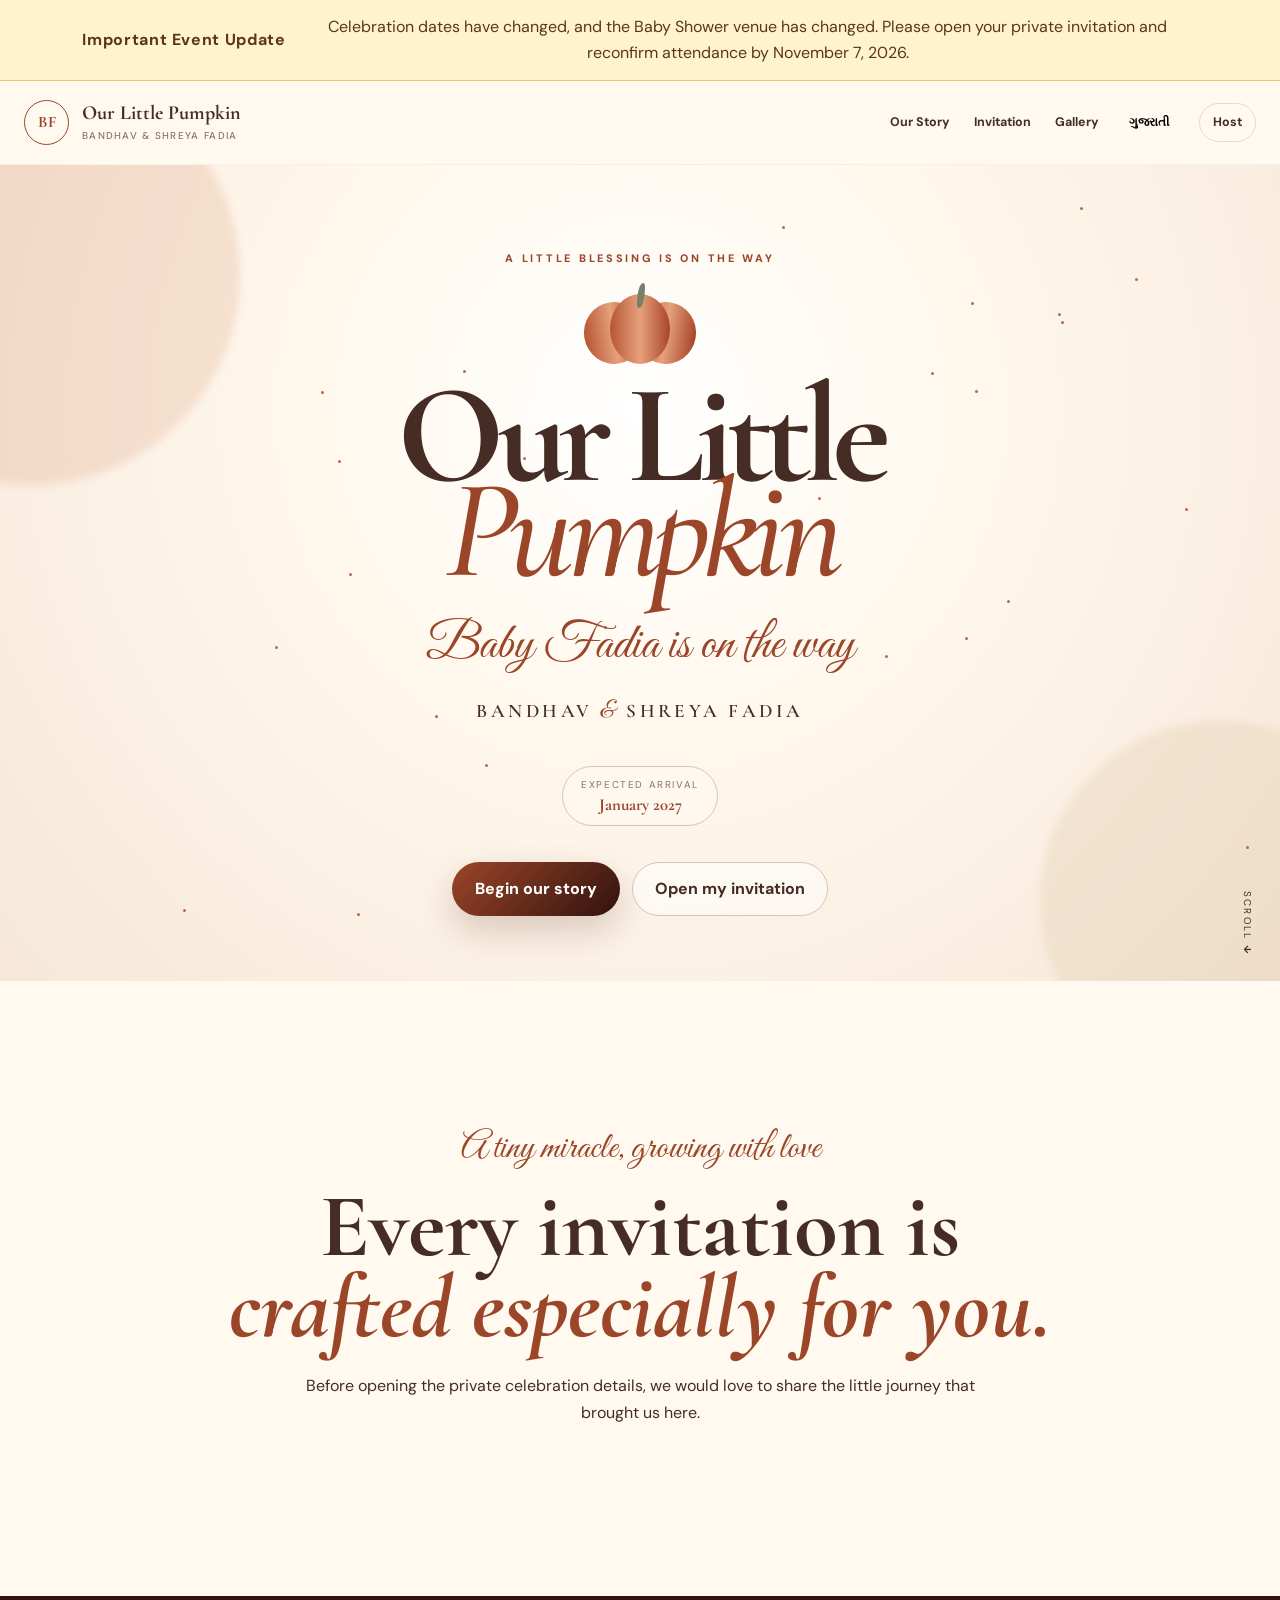
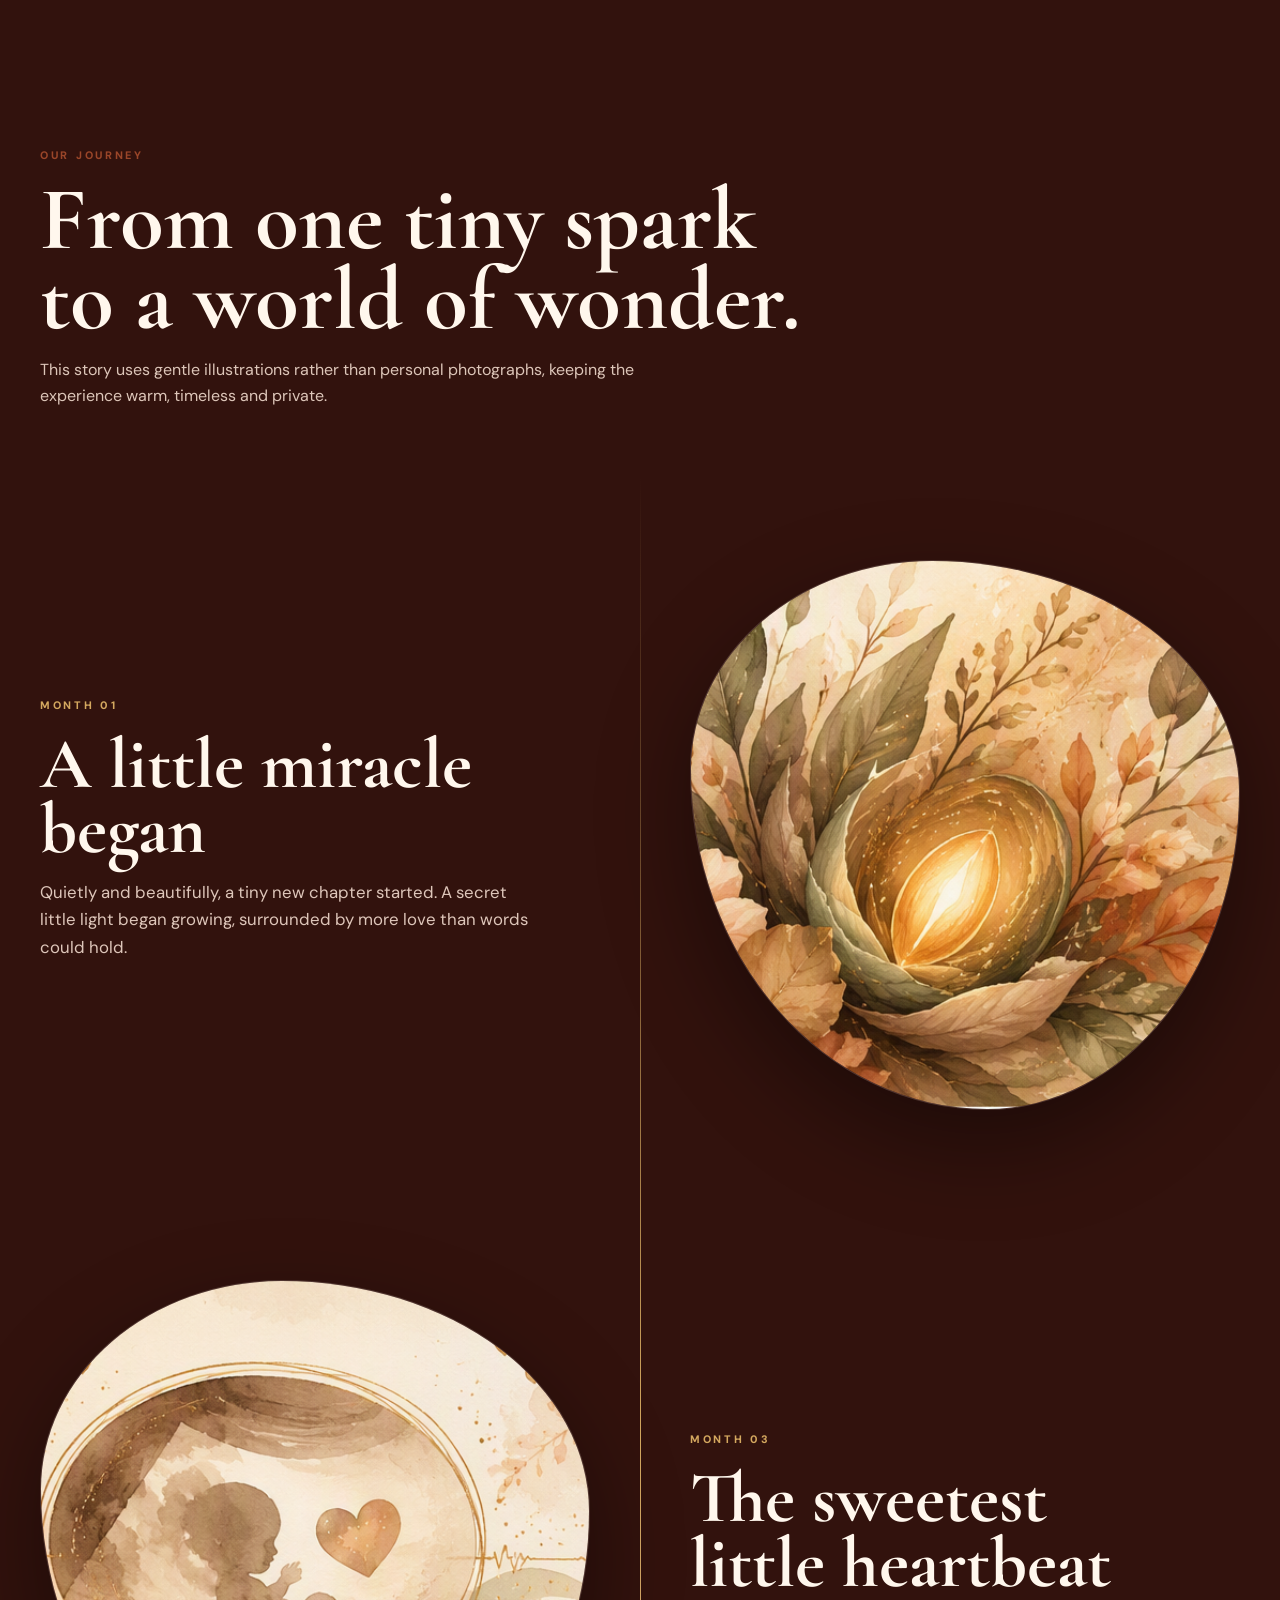
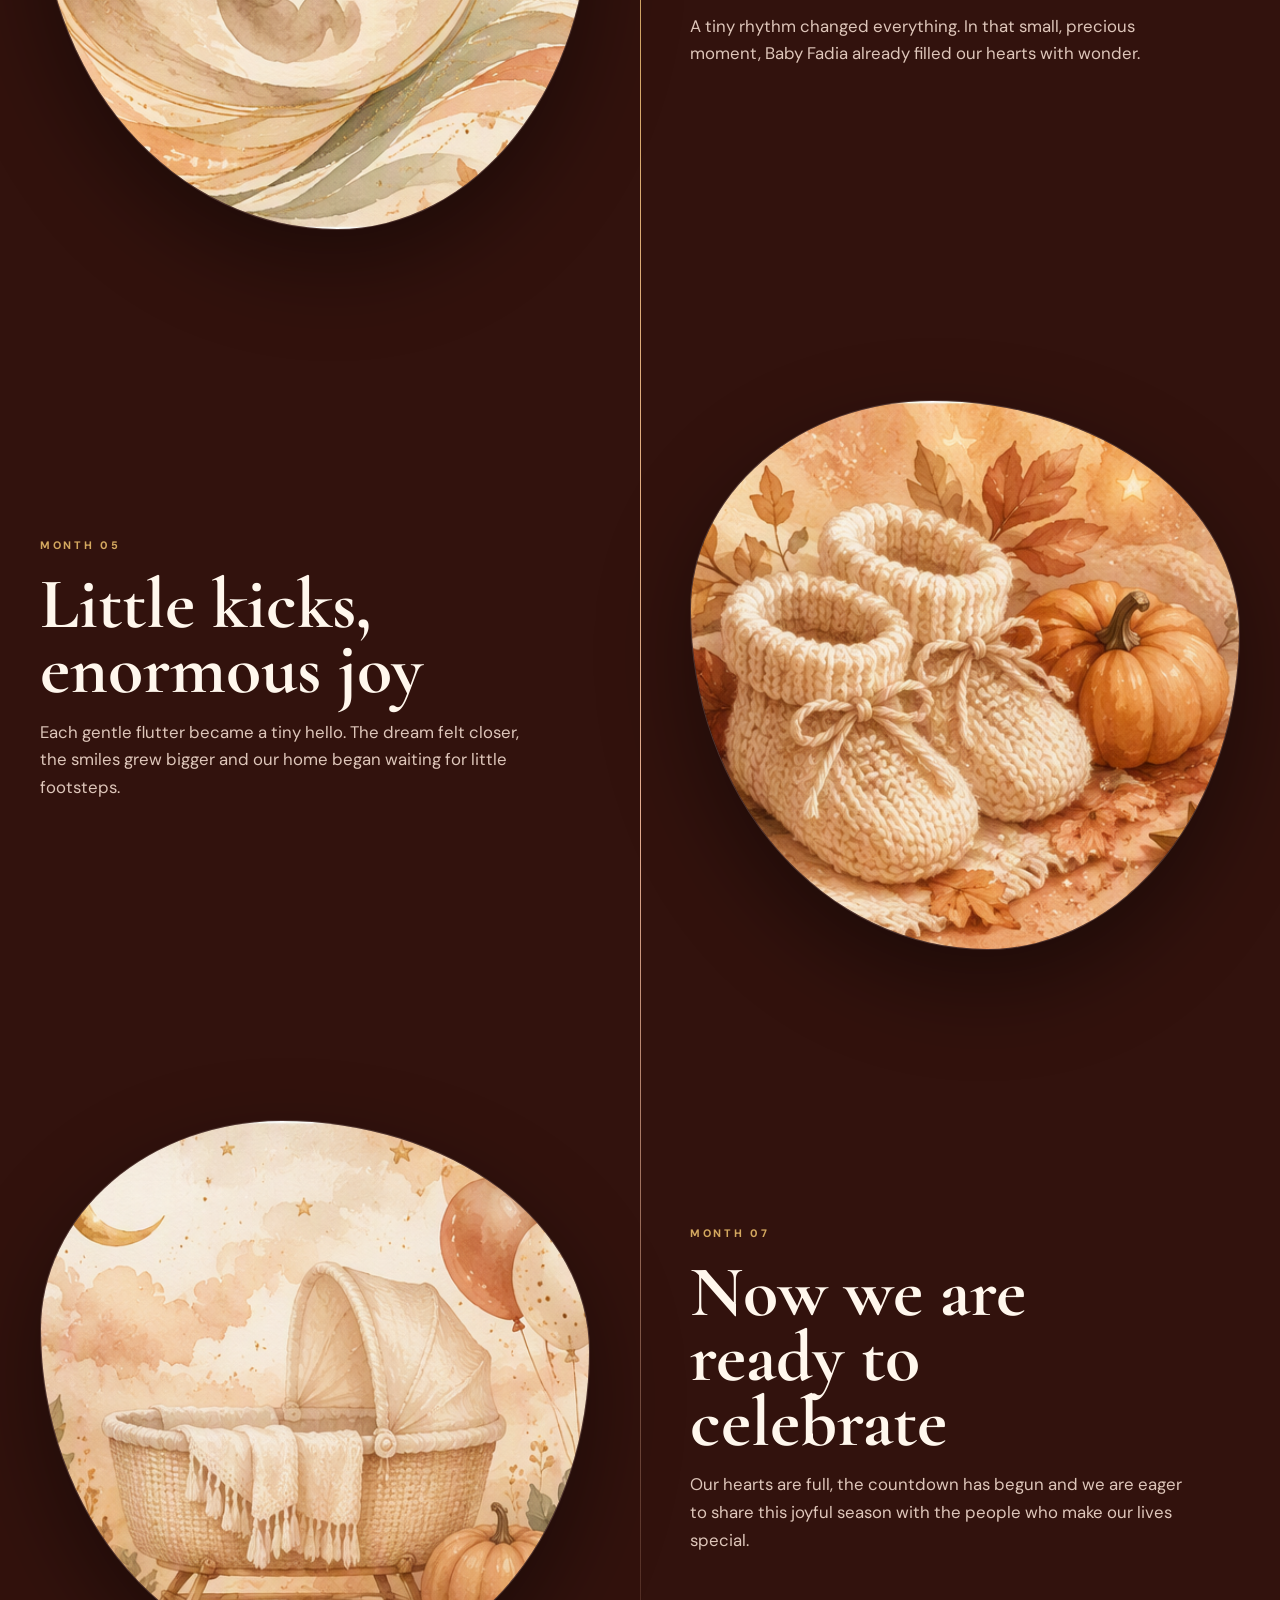
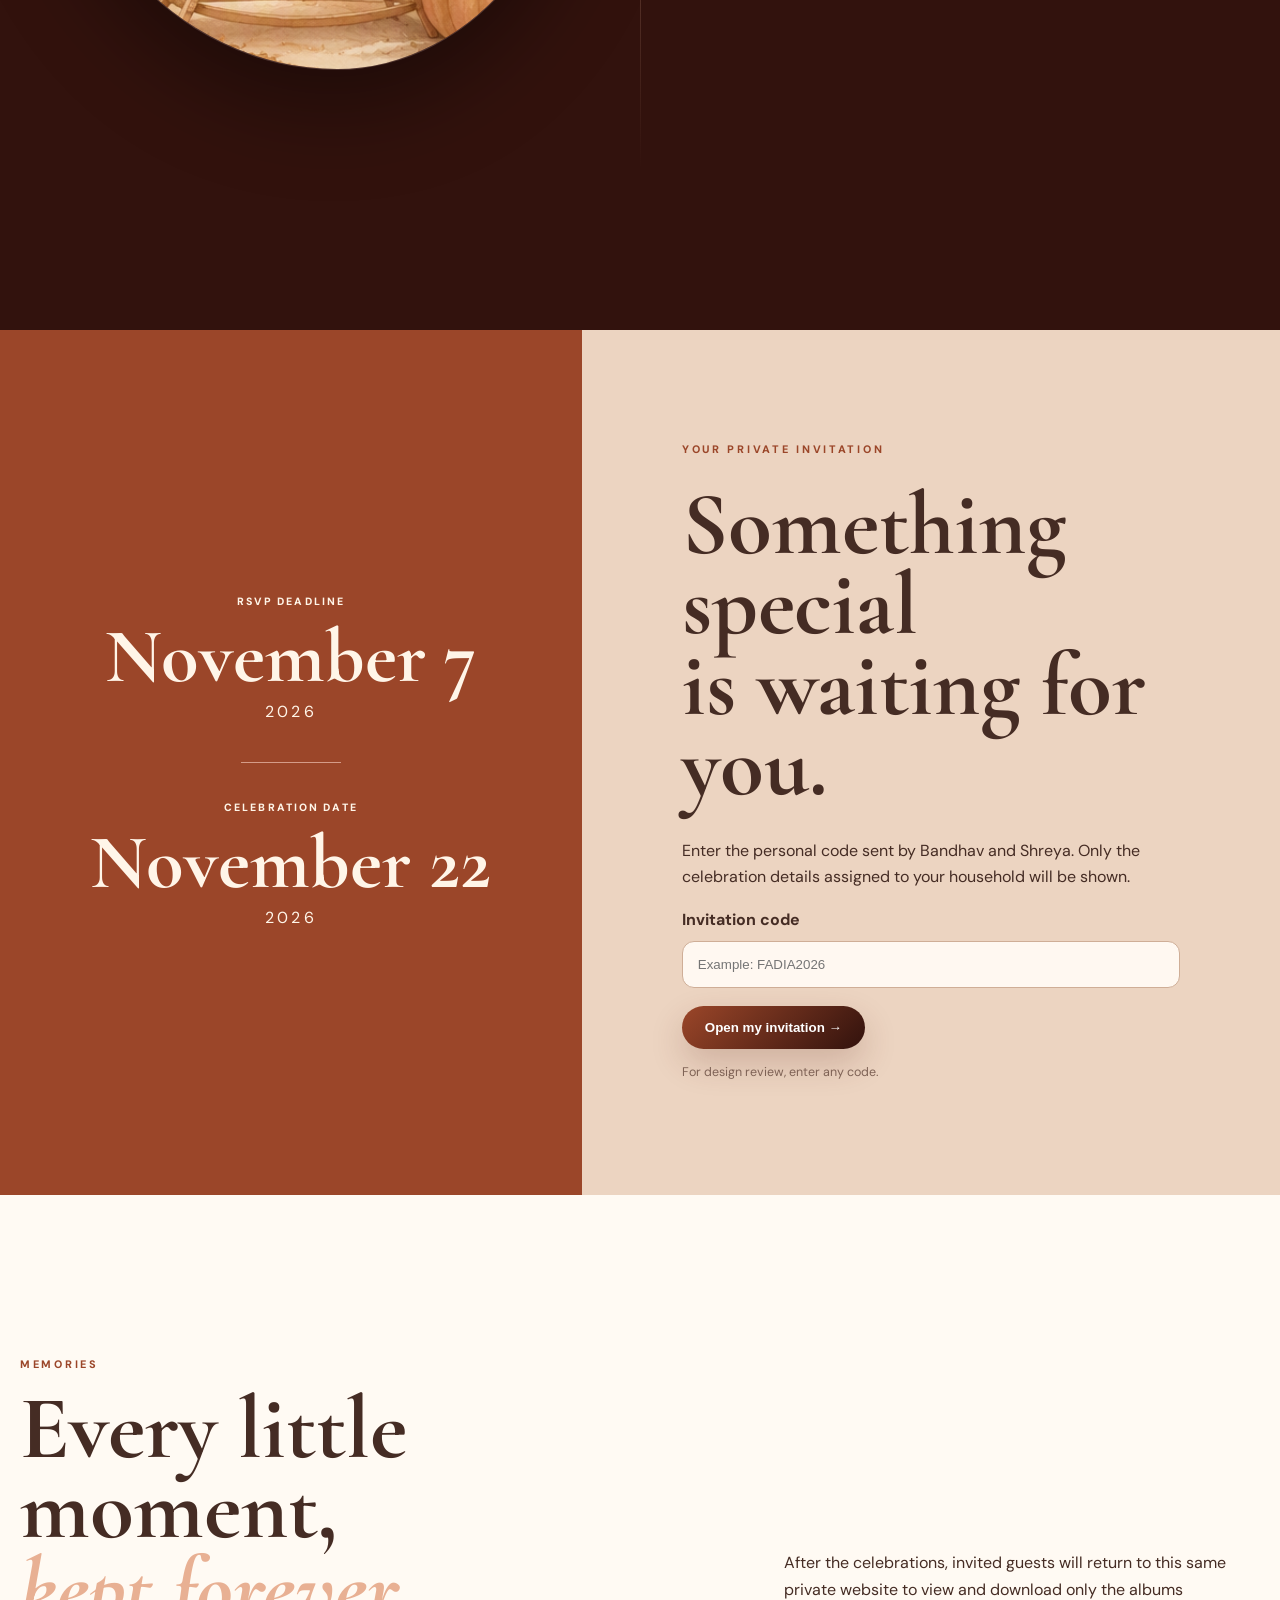
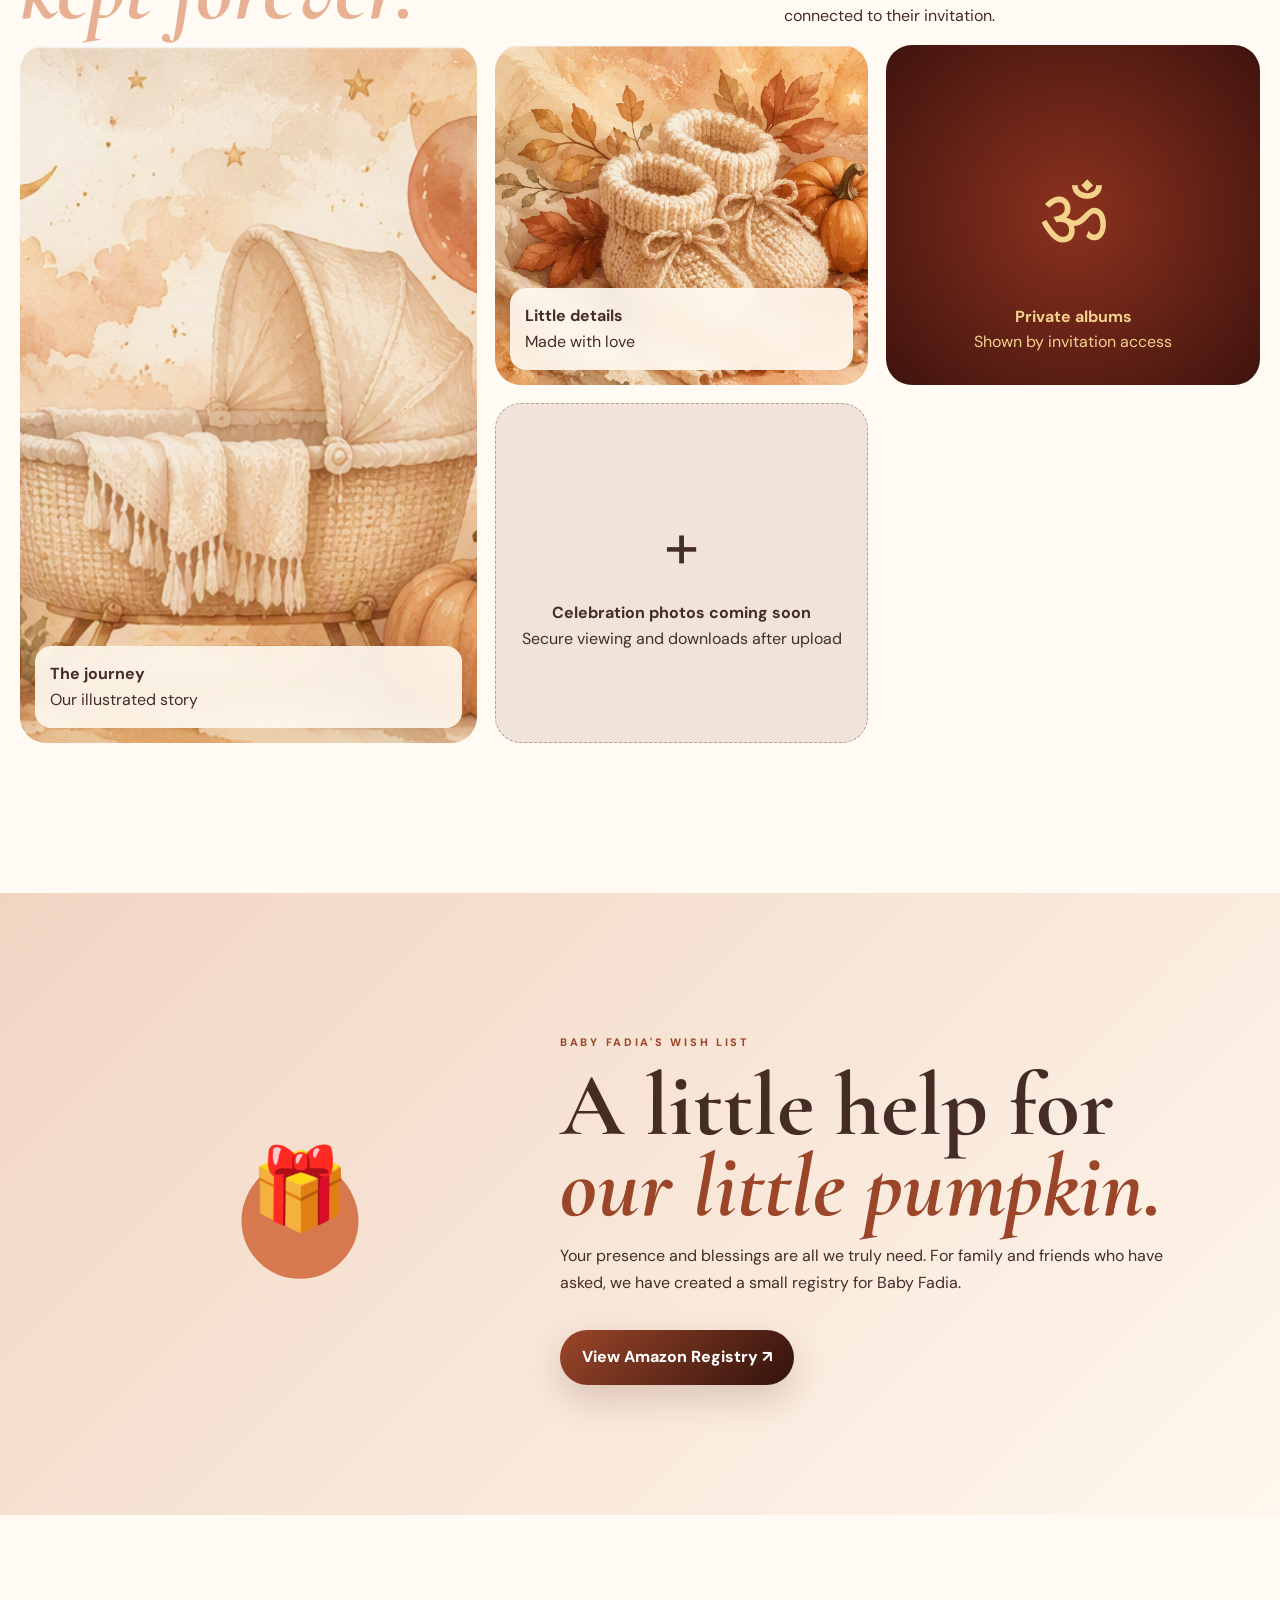
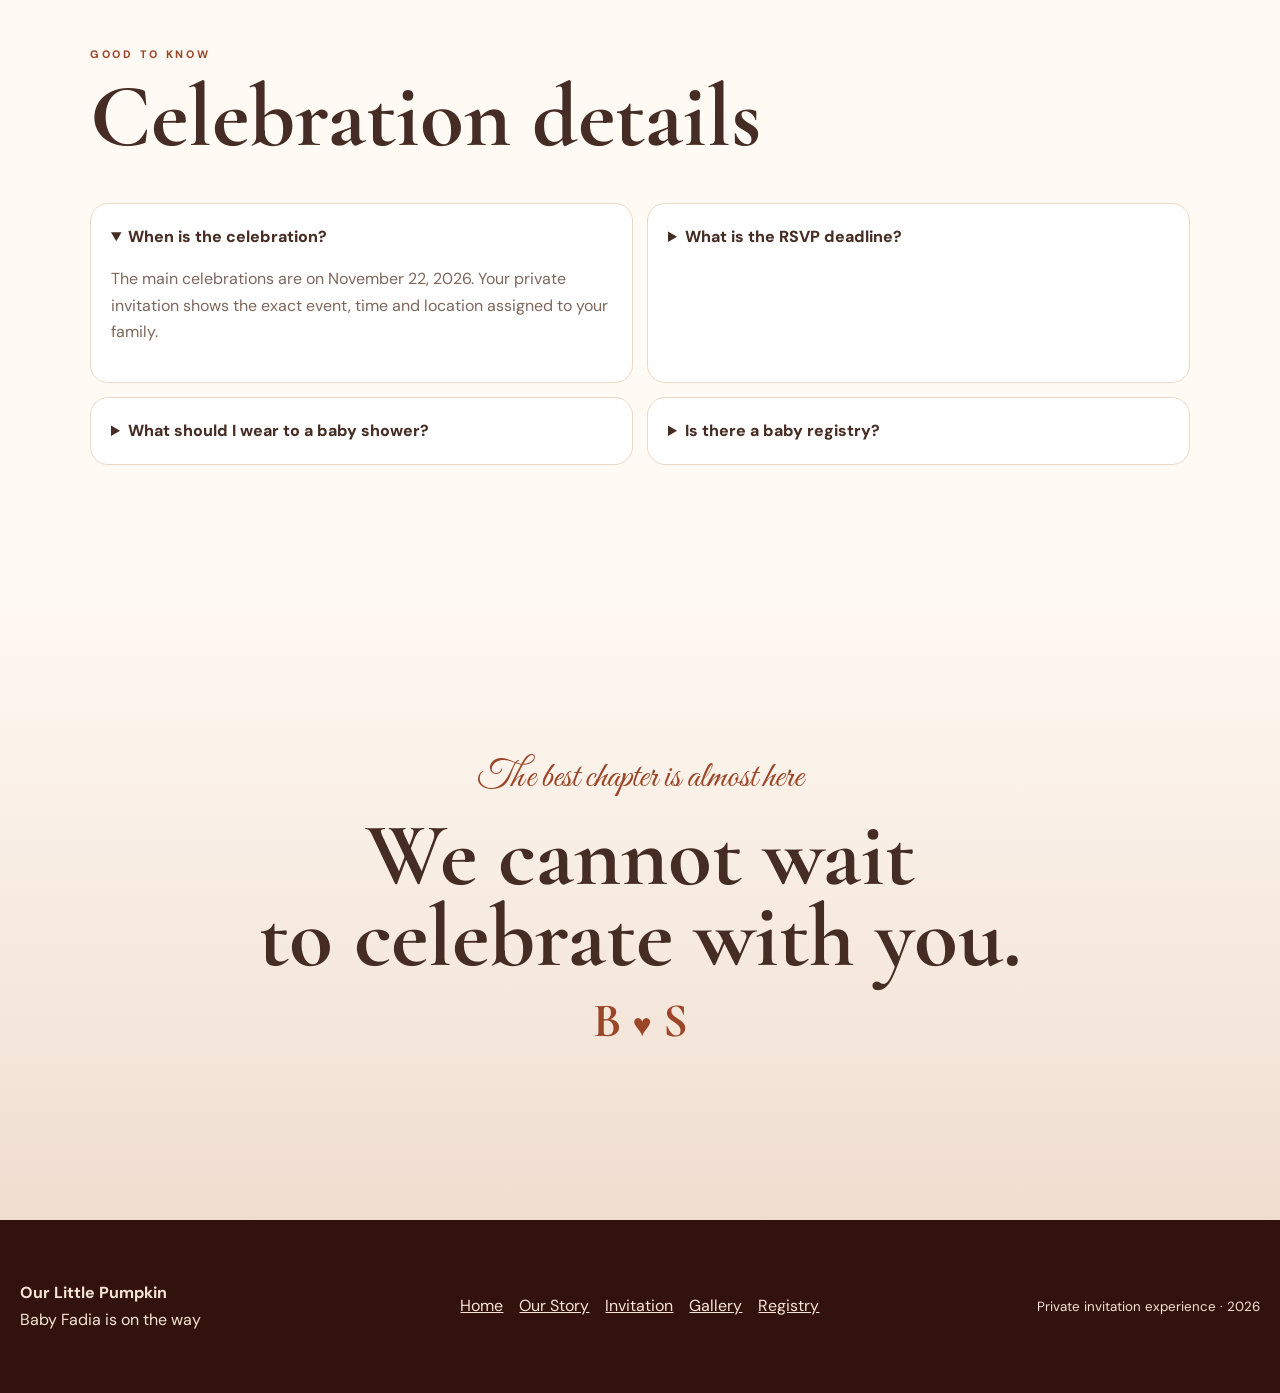
<file: index.html>
<!doctype html><html lang="en"><head>
  <meta charset="utf-8">
  <meta name="viewport" content="width=device-width,initial-scale=1">
  <meta name="theme-color" content="#42170f">

  <title>Our Little Pumpkin | Baby Fadia</title>

  <meta property="og:title" content="Our Little Pumpkin | Baby Fadia">
  <meta property="og:type" content="website">
  <meta property="og:url" content="https://babyfadia.com">
  <meta property="og:image" content="https://babyfadia.com/assets/share-preview.jpg">
  <meta property="og:image:width" content="1200">
  <meta property="og:image:height" content="630">
  <meta property="og:description" content="Baby Fadia is on the way. Join Bandhav & Shreya as we celebrate this special journey.">
  <meta property="og:site_name" content="Our Little Pumpkin | Baby Fadia">

  <meta name="twitter:card" content="summary_large_image">
  <meta name="twitter:title" content="Our Little Pumpkin | Baby Fadia">
  <meta name="twitter:description" content="Baby Fadia is on the way. Join Bandhav & Shreya as we celebrate this special journey.">
  <meta name="twitter:image" content="https://babyfadia.com/assets/share-preview.jpg">

  <link rel="stylesheet" href="./style.css">
  <link rel="stylesheet" href="./home-enhancements.css">
<style>
.event-update-banner{position:relative;z-index:20;display:flex;gap:.75rem;align-items:center;justify-content:center;flex-wrap:wrap;padding:.85rem 1rem;text-align:center;background:#fff3cd;color:#5b351f;border-bottom:1px solid #e6c677;font-family:inherit}.event-update-banner strong{letter-spacing:.04em}.event-update-banner span{max-width:900px}
</style></head><body><section class="event-update-banner" role="status" aria-label="Important event update"><strong>Important Event Update</strong><span>Celebration dates have changed, and the Baby Shower venue has changed. Please open your private invitation and reconfirm attendance by November 7, 2026.</span></section>
<div class="progress"></div><header><a class="logo" href="#home"><i>BF</i><span>Our Little Pumpkin<small>Bandhav & Shreya Fadia</small></span></a><nav><a href="#story">Our Story</a><a href="#invitation">Invitation</a><a href="#gallery">Gallery</a><button id="lang">ગુજરાતી</button><a class="host" href="./admin.html">Host</a></nav><button class="menu">☰</button></header>
<main><section id="home" class="hero"><div class="aurora a1"></div><div class="aurora a2"></div><div class="sparkles"></div><div class="hero-copy reveal"><p class="eyebrow">A LITTLE BLESSING IS ON THE WAY</p><div class="pumpkin-mark"><span></span><span></span><span></span><b></b></div><h1>Our Little<br><em>Pumpkin</em></h1><p class="sub">Baby Fadia is on the way</p><p class="names">Bandhav <i>&</i> Shreya Fadia</p><div class="hero-actions"><a class="primary" href="#story">Begin our story</a><a class="glass" href="#invitation">Open my invitation</a></div></div><div class="scroll-cue">SCROLL <b>↓</b></div></section>
<section class="personal-message reveal"><p class="script">A tiny miracle, growing with love</p><h2>Every invitation is<br><em>crafted especially for you.</em></h2><p>Before opening the private celebration details, we would love to share the little journey that brought us here.</p></section>
<section id="story" class="journey"><div class="journey-head reveal"><p class="eyebrow">OUR JOURNEY</p><h2>From one tiny spark<br>to a world of wonder.</h2><p>This story uses gentle illustrations rather than personal photographs, keeping the experience warm, timeless and private.</p></div><div class="timeline-line"></div>
<article class="milestone reveal"><div class="milestone-copy"><span>MONTH 01</span><h3>A little miracle began</h3><p>Quietly and beautifully, a tiny new chapter started. A secret little light began growing, surrounded by more love than words could hold.</p></div><figure><img src="./assets/story/month-1.png" alt="Watercolor illustration symbolizing the beginning of Baby Fadia's journey"></figure></article>
<article class="milestone reverse reveal"><div class="milestone-copy"><span>MONTH 03</span><h3>The sweetest little heartbeat</h3><p>A tiny rhythm changed everything. In that small, precious moment, Baby Fadia already filled our hearts with wonder.</p></div><figure><img src="./assets/story/month-3.png" alt="Watercolor illustration symbolizing a tiny heartbeat"></figure></article>
<article class="milestone reveal"><div class="milestone-copy"><span>MONTH 05</span><h3>Little kicks, enormous joy</h3><p>Each gentle flutter became a tiny hello. The dream felt closer, the smiles grew bigger and our home began waiting for little footsteps.</p></div><figure><img src="./assets/story/month-5.png" alt="Watercolor baby booties and pumpkin illustration"></figure></article>
<article class="milestone reverse reveal"><div class="milestone-copy"><span>MONTH 07</span><h3>Now we are ready to celebrate</h3><p>Our hearts are full, the countdown has begun and we are eager to share this joyful season with the people who make our lives special.</p></div><figure><img src="./assets/story/month-7.png" alt="Watercolor bassinet, balloons and pumpkins illustration"></figure></article></section>
<section id="invitation" class="rsvp story-rsvp"><div class="rsvp-art"><p>Kindly reconfirm by</p><strong>1</strong><span>NOVEMBER<br>2026</span></div><div class="rsvp-box reveal"><p class="eyebrow">YOUR PRIVATE INVITATION</p><h2>Something special<br>is waiting for you.</h2><p>Enter the personal code sent by Bandhav and Shreya. Only the celebration details assigned to your household will be shown.</p><form id="codeForm"><label>Invitation code<input id="code" required placeholder="Example: FADIA2026"></label><button class="primary">Open my invitation →</button></form><p class="demo">For design review, enter any code.</p></div></section>
<section id="gallery" class="gallery"><div class="gallery-head reveal"><div><p class="eyebrow">MEMORIES</p><h2>Every little moment,<br><em>kept forever.</em></h2></div><p>After the celebrations, invited guests will return to this same private website to view and download only the albums connected to their invitation.</p></div><div class="gallery-grid story-gallery"><figure class="tall"><img src="./assets/story/month-7.png" alt="Baby journey illustration"><figcaption><b>The journey</b><span>Our illustrated story</span></figcaption></figure><figure><img src="./assets/story/month-5.png" alt="Baby booties illustration"><figcaption><b>Little details</b><span>Made with love</span></figcaption></figure><figure class="gallery-traditional"><div>ॐ</div><b>Private albums</b><span>Shown by invitation access</span></figure><figure class="future"><div>+</div><b>Celebration photos coming soon</b><span>Secure viewing and downloads after upload</span></figure></div></section>
<section class="closing"><p class="script">The best chapter is almost here</p><h2>We cannot wait<br>to celebrate with you.</h2><div class="monogram">B <i>♥</i> S</div></section></main><footer><div><b>Our Little Pumpkin</b><span>Baby Fadia is on the way</span></div><nav><a href="#home">Home</a><a href="#story">Our Story</a><a href="#invitation">Invitation</a><a href="#gallery">Gallery</a></nav><small>Private invitation experience · 2026</small></footer><script src="./app.js"></script><script src="./home-enhancements.js"></script></body></html>
</file>
<file: style.css>
@import url('https://fonts.googleapis.com/css2?family=Cormorant+Garamond:ital,wght@0,600;0,700;1,500&family=DM+Sans:wght@400;500;600;700&family=Great+Vibes&display=swap');:root{--dark:#32120d;--wine:#5b1f14;--rust:#9b4629;--peach:#e8b093;--cream:#fff9ef;--paper:#fffdf8;--sage:#77806b;--gold:#d4a85f;--ink:#452c24;--line:#ead8c8}*{box-sizing:border-box}html{scroll-behavior:smooth}body{margin:0;background:var(--cream);color:var(--ink);font:16px/1.65 'DM Sans',sans-serif}a{color:inherit}.progress{position:fixed;top:0;left:0;height:3px;background:linear-gradient(90deg,var(--peach),var(--gold));z-index:100;width:0}header{height:84px;display:flex;align-items:center;justify-content:space-between;padding:0 max(24px,calc((100% - 1240px)/2));position:sticky;top:0;background:#fff9efe8;backdrop-filter:blur(18px);z-index:40;border-bottom:1px solid #6f32150c}.logo{display:flex;align-items:center;gap:13px;text-decoration:none}.logo i{width:45px;height:45px;display:grid;place-items:center;border:1px solid var(--rust);border-radius:50%;font:700 1rem 'Cormorant Garamond';color:var(--rust)}.logo span{font:700 1.25rem 'Cormorant Garamond';line-height:1}.logo small{display:block;font:500 .62rem 'DM Sans';letter-spacing:.13em;text-transform:uppercase;color:#8b7468;margin-top:6px}header nav{display:flex;align-items:center;gap:24px}header nav a,header nav button{font-size:.78rem;font-weight:700;text-decoration:none;border:0;background:none;cursor:pointer}.host{border:1px solid var(--line)!important;padding:8px 13px;border-radius:999px}.menu{display:none;border:0;background:none;font-size:1.5rem}.hero{min-height:calc(100vh - 84px);position:relative;overflow:hidden;display:grid;place-items:center;text-align:center;background:radial-gradient(circle at 50% 30%,#fff 0,#fff8ed 38%,#f6e7d9 100%)}.hero-copy{z-index:3;padding:60px 20px}.eyebrow{font-size:.68rem;letter-spacing:.25em;font-weight:800;color:var(--rust)}.pumpkin-mark{width:120px;height:72px;position:relative;margin:24px auto}.pumpkin-mark span{position:absolute;bottom:0;width:60px;height:62px;border-radius:50%;background:linear-gradient(90deg,#b75534,#e6a17c,#a84429)}.pumpkin-mark span:nth-child(1){left:4px;transform:rotate(-9deg)}.pumpkin-mark span:nth-child(2){left:30px;z-index:2;height:70px}.pumpkin-mark span:nth-child(3){right:4px;transform:rotate(9deg)}.pumpkin-mark b{position:absolute;left:57px;top:-9px;width:8px;height:25px;background:var(--sage);border-radius:80% 20%;z-index:4}.hero h1{font:700 clamp(4.8rem,11vw,10rem)/.67 'Cormorant Garamond';margin:0;letter-spacing:-.06em}.hero h1 em{color:var(--rust);font-weight:500}.sub{font:400 clamp(1.8rem,4vw,3.2rem) 'Great Vibes';color:var(--rust);margin:36px 0 5px}.names{font:600 1.2rem 'Cormorant Garamond';letter-spacing:.18em;text-transform:uppercase}.names i{color:var(--rust);font:400 1.5rem 'Great Vibes'}.hero-actions{display:flex;justify-content:center;gap:12px;margin-top:32px}.primary{display:inline-block;border:0;background:linear-gradient(135deg,var(--rust),var(--dark));color:white;text-decoration:none;padding:14px 23px;border-radius:999px;font-weight:800;box-shadow:0 14px 34px #5b1f1433;cursor:pointer}.glass{display:inline-block;text-decoration:none;border:1px solid #d8c3b3;padding:13px 22px;border-radius:999px;background:#ffffff88;font-weight:700}.aurora{position:absolute;border-radius:50%;filter:blur(4px)}.a1{width:420px;height:420px;background:#d88e6733;left:-180px;top:-100px}.a2{width:360px;height:360px;background:#c7a56b28;right:-120px;bottom:-100px}.sparkles i{position:absolute;left:var(--x);top:var(--y);width:3px;height:3px;background:#b56a46;border-radius:50%;animation:float var(--d) infinite alternate}@keyframes float{to{transform:translateY(-25px);opacity:.2}}.scroll-cue{position:absolute;right:25px;bottom:25px;writing-mode:vertical-rl;font-size:.62rem;letter-spacing:.22em}.story{max-width:1240px;margin:auto;padding:150px 30px;display:grid;grid-template-columns:.25fr 1.2fr 1fr;gap:45px;align-items:center}.story-number{font:700 7rem 'Cormorant Garamond';color:#d9bda9}.script{font:400 2.3rem 'Great Vibes';color:var(--rust);margin:0}.story h2,.section-title h2,.gallery-head h2,.closing h2,.rsvp-box h2,.form-shell h2,.admin h1{font:700 clamp(3rem,7vw,6rem)/.9 'Cormorant Garamond';margin:15px 0}.story-copy>p:last-child{max-width:650px}.orbit-art{height:440px;position:relative;display:grid;place-items:center}.orbit{position:absolute;border:1px solid #cba88e;border-radius:50%}.o1{width:390px;height:250px;transform:rotate(25deg)}.o2{width:270px;height:380px;transform:rotate(-30deg)}.orbit-art span{text-align:center;letter-spacing:.18em;font-size:.7rem}.orbit-art strong{font:700 6rem 'Cormorant Garamond';color:var(--rust)}.tiny-pumpkin{position:absolute;width:75px;height:65px;background:var(--peach);border-radius:50%;right:40px;top:70px}.events{background:var(--dark);color:#fff5e8;padding:140px max(20px,calc((100% - 1240px)/2))}.section-title em,.gallery-head em{color:var(--peach)}.event-stack{display:grid;gap:32px;margin-top:70px}.event-card{display:grid;grid-template-columns:120px 1fr .85fr;min-height:600px;border:1px solid #ffffff22;border-radius:34px;overflow:hidden;position:relative;background:#42170f}.event-index{font:600 5rem 'Cormorant Garamond';color:#ffffff25;padding:30px}.event-info{padding:55px;display:flex;flex-direction:column;justify-content:center}.event-info span{font-size:.68rem;letter-spacing:.22em;color:#e8b78f;font-weight:800}.event-info h3{font:700 3.5rem 'Cormorant Garamond';margin:15px 0}.event-info a{color:#f1c7a6}.poster{border:0;padding:0;background:#000;overflow:hidden;cursor:zoom-in}.poster img{width:100%;height:100%;object-fit:cover;display:block;transition:.7s}.poster:hover img{transform:scale(1.04)}.indian-arch{margin:35px;border:1px solid var(--gold);border-radius:180px 180px 20px 20px;text-align:center;padding:80px 20px;background:radial-gradient(circle at top,#8f351e,#43150f 65%)}.ganesh{font-size:5rem;color:var(--gold)}.toran{color:#e79b35;letter-spacing:.4em;margin:25px}.diya{font-size:3rem;color:var(--gold)}.indian-arch h3{font:700 5rem 'Cormorant Garamond';margin:5px}.indian-arch p{letter-spacing:.2em;font-size:.65rem}.rsvp{min-height:760px;display:grid;grid-template-columns:1fr 1.2fr;background:#ecd4c1}.rsvp-art{background:var(--rust);color:#fff0e4;display:flex;align-items:center;justify-content:center;flex-direction:column}.rsvp-art p{letter-spacing:.25em;font-size:.7rem}.rsvp-art strong{font:700 12rem/.7 'Cormorant Garamond'}.rsvp-art span{text-align:center;letter-spacing:.2em}.rsvp-box{padding:100px;display:flex;justify-content:center;flex-direction:column}.rsvp-box form{max-width:500px}.rsvp-box label{font-weight:700}.rsvp-box input,.form-shell input,.form-shell textarea{display:block;width:100%;margin:8px 0 18px;padding:15px;border:1px solid #cfae97;background:#fff8f1;border-radius:12px}.demo{font-size:.78rem;color:#7e6255}.gallery{padding:150px max(20px,calc((100% - 1240px)/2));background:#fffaf3}.gallery-head{display:grid;grid-template-columns:1.2fr .8fr;gap:50px;align-items:end}.gallery-filters{display:flex;gap:8px;margin:50px 0 28px;flex-wrap:wrap}.gallery-filters button{border:1px solid var(--line);background:white;border-radius:999px;padding:10px 15px;cursor:pointer}.gallery-filters .active{background:var(--dark);color:white}.gallery-grid{display:grid;grid-template-columns:1.1fr .9fr .9fr;grid-auto-rows:340px;gap:18px}.gallery-grid figure{margin:0;position:relative;border-radius:26px;overflow:hidden;background:#eee}.gallery-grid img{width:100%;height:100%;object-fit:cover}.gallery-grid .tall{grid-row:span 2}.gallery-grid figcaption{position:absolute;inset:auto 15px 15px;background:#fffaf0e8;backdrop-filter:blur(12px);padding:15px;border-radius:16px;display:flex;flex-direction:column}.gallery-traditional{display:grid;place-items:center;background:radial-gradient(circle,#8c321e,#3f130e)!important;color:#f4d28c;text-align:center}.gallery-traditional div{font-size:5rem}.gallery-traditional b,.gallery-traditional span{position:absolute;bottom:55px}.gallery-traditional span{bottom:30px}.future{display:flex;align-items:center;justify-content:center;flex-direction:column;background:#f0e4da!important;border:1px dashed #b99b87}.future div{font-size:4rem}.closing{text-align:center;padding:170px 20px;background:linear-gradient(180deg,#fffaf3,#f0ddd0)}.monogram{font:700 3rem 'Cormorant Garamond';color:var(--rust)}.monogram i{font:400 2rem 'Great Vibes'}footer{background:var(--dark);color:#f7e4d6;padding:60px max(20px,calc((100% - 1240px)/2));display:grid;grid-template-columns:1fr 1fr 1fr;align-items:center}footer div{display:flex;flex-direction:column}footer nav{text-align:center}footer nav a{margin:0 8px}footer small{text-align:right}.reveal{opacity:0;transform:translateY(45px);transition:1s}.reveal.shown{opacity:1;transform:none}#lightbox{border:0;background:#1c0d09ee;padding:25px;width:100vw;height:100vh;max-width:none;max-height:none}#lightbox img{width:100%;height:100%;object-fit:contain}#lightbox button{position:fixed;right:25px;top:15px;color:white;background:none;border:0;font-size:3rem}.invite-page{background:linear-gradient(180deg,#fff8ef,#eed7c5)}.invite-welcome{text-align:center;padding:110px 20px}.invite-welcome h1{font:700 6rem/.8 'Cormorant Garamond';margin:20px}.invite-welcome em{color:var(--rust)}.invite-welcome span{display:inline-block;border:1px solid #c8aa94;padding:8px 14px;border-radius:999px}.invite-events{max-width:1100px;margin:auto;display:grid;grid-template-columns:repeat(3,1fr);gap:16px}.invite-events article{padding:30px;background:#fffaf4;border:1px solid var(--line);border-radius:25px}.invite-events article>b{font:700 4rem 'Cormorant Garamond';color:#dbc0ad}.invite-events h2{font:700 2.4rem 'Cormorant Garamond';margin:5px}.invite-events span{font-size:.65rem;letter-spacing:.15em}.form-shell{max-width:1050px;margin:90px auto;padding:60px;background:white;border-radius:35px;display:grid;grid-template-columns:.8fr 1.2fr;gap:55px;box-shadow:0 25px 80px #5b27151c}.two{display:grid;grid-template-columns:1fr 1fr;gap:14px}.form-shell label{font-weight:700}.form-shell fieldset{border:1px solid var(--line);border-radius:16px;margin:14px 0}.form-shell fieldset label{margin-right:20px}.form-shell fieldset input{width:auto;display:inline}.admin{background:#f8efe7}.admin-main{max-width:1200px;margin:auto;padding:70px 20px}.admin-intro{max-width:800px}.metrics{display:grid;grid-template-columns:repeat(4,1fr);gap:15px;margin:40px 0}.metrics article{background:white;padding:25px;border-radius:20px}.metrics b{display:block;font:700 3rem 'Cormorant Garamond';color:var(--rust)}.dashboard{background:white;border-radius:28px;padding:30px}.dash-head{display:flex;justify-content:space-between}.dash-head h2{font:700 3rem 'Cormorant Garamond';margin:0}.guest{display:grid;grid-template-columns:1fr 1.5fr .5fr .5fr;gap:15px;align-items:center;padding:20px 0;border-top:1px solid var(--line)}.guest div:first-child{display:flex;flex-direction:column}.chips i{font-style:normal;background:#f2dfd2;border-radius:999px;padding:5px 9px;font-size:.7rem}.guest button{border:1px solid var(--line);background:white;border-radius:10px;padding:8px}@media(max-width:900px){header nav{display:none;position:absolute;top:74px;left:10px;right:10px;background:#fffaf3;padding:20px;border-radius:18px;flex-direction:column}header nav.open{display:flex}.menu{display:block}.story{grid-template-columns:1fr}.story-number{display:none}.event-card{grid-template-columns:1fr}.event-index{position:absolute;z-index:2}.event-info{padding:30px}.rsvp{grid-template-columns:1fr}.rsvp-art{padding:80px}.rsvp-box{padding:60px 25px}.gallery-head{grid-template-columns:1fr}.gallery-grid{grid-template-columns:1fr 1fr}.gallery-grid .tall{grid-row:span 1}.form-shell{grid-template-columns:1fr;margin:40px 15px;padding:30px}.invite-events{grid-template-columns:1fr;margin:15px}.metrics{grid-template-columns:1fr 1fr}.guest{grid-template-columns:1fr}footer{grid-template-columns:1fr;gap:20px;text-align:center}footer small{text-align:center}}@media(max-width:560px){.hero h1{font-size:4.9rem}.hero-actions{flex-direction:column}.story,.events,.gallery{padding-top:90px;padding-bottom:90px}.orbit-art{height:330px}.o1{width:300px}.o2{height:300px}.indian-arch{margin:15px;padding:60px 10px}.poster img{height:auto}.event-card{min-height:0}.rsvp-art strong{font-size:9rem}.gallery-grid{grid-template-columns:1fr;grid-auto-rows:360px}.two{grid-template-columns:1fr}.metrics{grid-template-columns:1fr}.form-shell{border-radius:22px}.logo small{display:none}}
.personal-message{max-width:940px;margin:auto;text-align:center;padding:145px 24px}.personal-message h2,.journey-head h2,.milestone h3{font:700 clamp(3rem,7vw,6rem)/.9 'Cormorant Garamond';margin:15px 0}.personal-message h2 em{color:var(--rust)}.personal-message>p:last-child{max-width:680px;margin:25px auto}.journey{position:relative;background:var(--dark);color:#fff5e8;padding:140px max(20px,calc((100% - 1200px)/2))}.journey-head{max-width:850px;margin-bottom:100px}.journey-head h2{color:#fff7ed}.journey-head>p:last-child{max-width:650px;color:#ddc6b9}.timeline-line{position:absolute;top:480px;bottom:160px;left:50%;width:1px;background:linear-gradient(transparent,var(--gold),var(--peach),transparent)}.milestone{min-height:650px;display:grid;grid-template-columns:1fr 1fr;gap:100px;align-items:center;position:relative;margin:70px 0}.milestone.reverse .milestone-copy{order:2}.milestone figure{margin:0;border-radius:44% 56% 46% 54%/38% 42% 58% 62%;overflow:hidden;border:1px solid #ffffff25;box-shadow:0 35px 90px #0006}.milestone figure img{width:100%;display:block;aspect-ratio:1/1;object-fit:cover;transition:transform 1.2s}.milestone:hover figure img{transform:scale(1.04)}.milestone-copy{max-width:500px}.milestone-copy span{font-size:.68rem;letter-spacing:.25em;color:var(--gold);font-weight:800}.milestone-copy h3{font-size:4.5rem;color:#fff7ed}.milestone-copy p{color:#dec6ba;font-size:1.05rem}.story-rsvp{position:relative}.story-gallery{grid-template-columns:1.1fr .9fr .9fr}.story-gallery figure:nth-child(2) img{object-position:left center}@media(max-width:900px){.timeline-line{left:28px}.milestone,.milestone.reverse{grid-template-columns:1fr;gap:35px;padding-left:35px}.milestone.reverse .milestone-copy{order:0}.milestone{min-height:0;margin:110px 0}.milestone-copy h3{font-size:3.5rem}.journey-head{padding-left:35px}.story-gallery{grid-template-columns:1fr 1fr}}@media(max-width:560px){.personal-message{padding:90px 18px}.journey{padding-left:15px;padding-right:15px}.journey-head{padding-left:24px}.timeline-line{left:20px}.milestone,.milestone.reverse{padding-left:24px}.milestone-copy h3{font-size:3rem}.story-gallery{grid-template-columns:1fr}.milestone figure{border-radius:26px}}

.canva-invitations{max-width:1180px;margin:auto;padding:0 20px 70px;display:grid;grid-template-columns:repeat(auto-fit,minmax(310px,1fr));gap:28px}.canva-card{background:#fffaf4;border:1px solid var(--line);border-radius:30px;overflow:hidden;box-shadow:0 25px 70px #5b27151f}.canva-image{display:block;width:100%;padding:0;border:0;background:#211;cursor:zoom-in}.canva-image img{display:block;width:100%;height:auto;max-height:780px;object-fit:cover;object-position:top}.canva-details{padding:24px}.canva-details h3{font:700 2.7rem 'Cormorant Garamond';margin:6px 0}.canva-details a{color:var(--rust);font-weight:800}.goyni-card{min-height:690px;padding:28px;background:radial-gradient(circle at top,#923a22,#42140e 72%);color:#f7d994}.goyni-inner{min-height:630px;border:1px solid var(--gold);border-radius:190px 190px 22px 22px;display:flex;flex-direction:column;justify-content:center;align-items:center;text-align:center;padding:35px}.goyni-om{font-size:5rem;color:var(--gold)}.goyni-toran{letter-spacing:.45em;color:#eca33b;margin:20px}.goyni-inner h2{font:700 5.5rem 'Cormorant Garamond';margin:0}.goyni-inner p,.goyni-inner span{font-size:.68rem;letter-spacing:.2em}.goyni-inner strong{margin:20px 0}.consent{display:flex;gap:9px;align-items:flex-start}.consent input{width:auto;margin-top:6px}#invitationLightbox{border:0;background:#160b08ed;padding:25px;width:100vw;height:100vh;max-width:none;max-height:none}#invitationLightbox img{width:100%;height:100%;object-fit:contain}#invitationLightbox button{position:fixed;right:25px;top:10px;border:0;background:none;color:white;font-size:3rem;cursor:pointer}.error-block{max-width:800px;margin:20px auto;padding:20px;border-radius:16px;background:#fee;color:#8b211a}.hidden{display:none!important}@media(max-width:650px){.canva-invitations{grid-template-columns:1fr;padding:0 12px 50px}.goyni-card{min-height:560px}.goyni-inner{min-height:500px}.goyni-inner h2{font-size:4rem}.canva-image img{max-height:none}}
</file>
<file: home-enhancements.css>
.arrival-chip{display:inline-flex;flex-direction:column;align-items:center;margin:20px auto 4px;padding:10px 18px;border:1px solid #d8c3b3;border-radius:999px;background:#fffaf2aa;backdrop-filter:blur(8px)}.arrival-chip span{font-size:.62rem;letter-spacing:.16em;text-transform:uppercase;color:#8d6f60}.arrival-chip b{font:700 1.05rem 'Cormorant Garamond',serif;color:var(--rust)}
.rsvp-art{gap:36px;padding:70px 35px!important}.date-block{text-align:center}.date-label{display:block;font-size:.66rem;letter-spacing:.24em;font-weight:800;margin-bottom:12px}.date-day{display:block!important;font:700 clamp(2.8rem,6vw,5.4rem)/.9 'Cormorant Garamond',serif!important}.date-year{display:block;letter-spacing:.2em;margin-top:8px}.date-divider{width:100px;height:1px;background:#f3c8b7aa}.celebration-block{color:#fff5e8}.deadline-block{color:#fff5e8}
.registry-section{position:relative;overflow:hidden;display:grid;grid-template-columns:.8fr 1.2fr;gap:50px;align-items:center;padding:130px max(20px,calc((100% - 1100px)/2));background:linear-gradient(135deg,#f1d5c3,#fff7ed)}.registry-copy h2,.faq-section h2{font:700 clamp(3rem,7vw,6rem)/.9 'Cormorant Garamond',serif;margin:14px 0}.registry-copy h2 em{color:var(--rust)}.registry-copy p{max-width:650px}.registry-button,.invite-registry a{display:inline-block;margin-top:18px;padding:14px 22px;border-radius:999px;background:linear-gradient(135deg,var(--rust),var(--dark));color:white;text-decoration:none;font-weight:800;box-shadow:0 14px 35px #5b1f1430}.registry-art{position:relative;min-height:340px;display:grid;place-items:center}.registry-pumpkin{font-size:17rem;line-height:.5;color:#d7794f;text-shadow:inset 0 0 0 #000}.registry-gift{position:absolute;font-size:5rem;transform:translateY(-15px)}
.faq-section{padding:120px max(20px,calc((100% - 1100px)/2));background:#fffaf3}.faq-grid{display:grid;grid-template-columns:1fr 1fr;gap:14px;margin-top:45px}.faq-grid details{border:1px solid var(--line);border-radius:18px;background:white;padding:20px}.faq-grid summary{font-weight:800;cursor:pointer}.faq-grid p{color:#7d675d}
.invite-registry{max-width:900px;margin:45px auto 90px;padding:45px;text-align:center;border:1px solid var(--line);border-radius:30px;background:linear-gradient(135deg,#f2d9c8,#fffaf3);box-shadow:0 22px 65px #5b27151c}.invite-registry h2{font:700 3rem 'Cormorant Garamond',serif;margin:10px}.invite-registry p{max-width:650px;margin:15px auto}
@media(max-width:800px){.registry-section{grid-template-columns:1fr;padding-top:85px;padding-bottom:85px}.registry-art{min-height:230px}.registry-pumpkin{font-size:12rem}.faq-grid{grid-template-columns:1fr}.rsvp-art{padding:70px 20px!important}}@media(max-width:560px){.invite-registry{margin:30px 14px 70px;padding:30px 20px}.registry-copy h2,.faq-section h2{font-size:3.2rem}}
</file>
